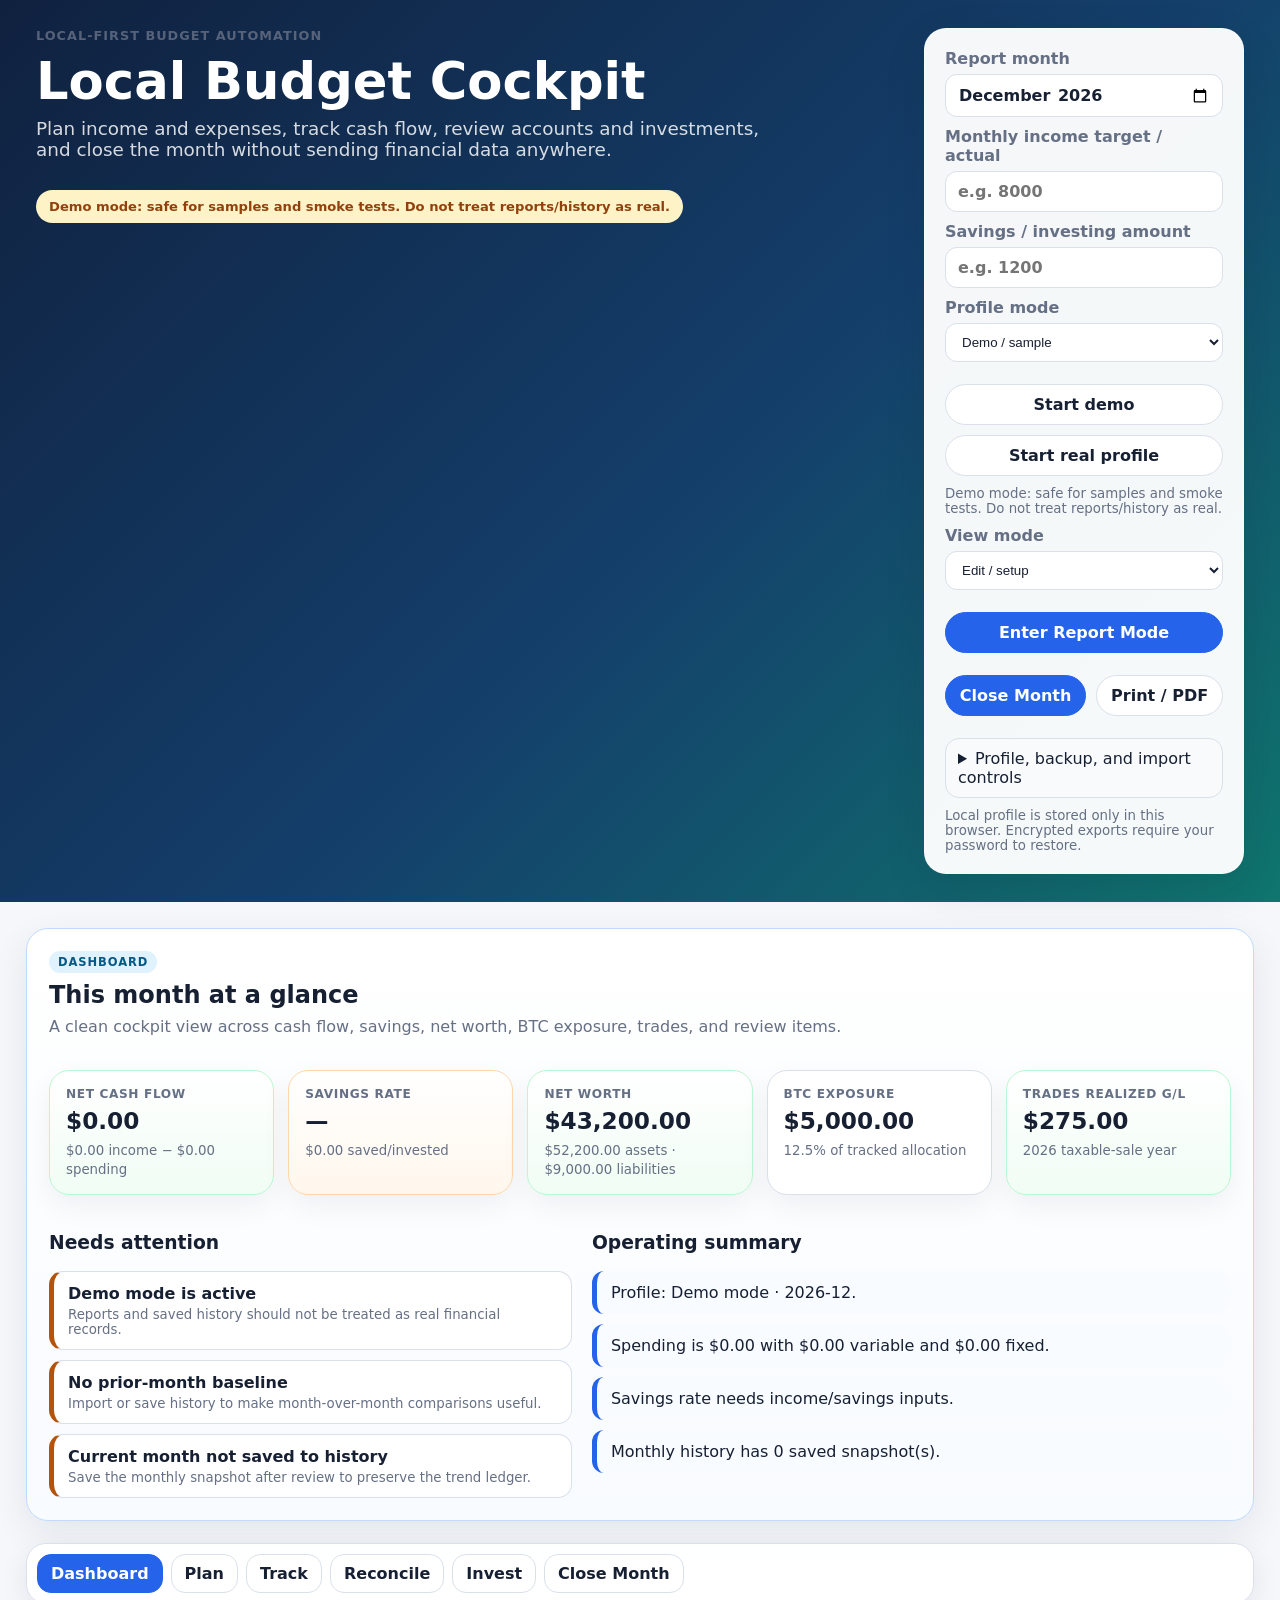
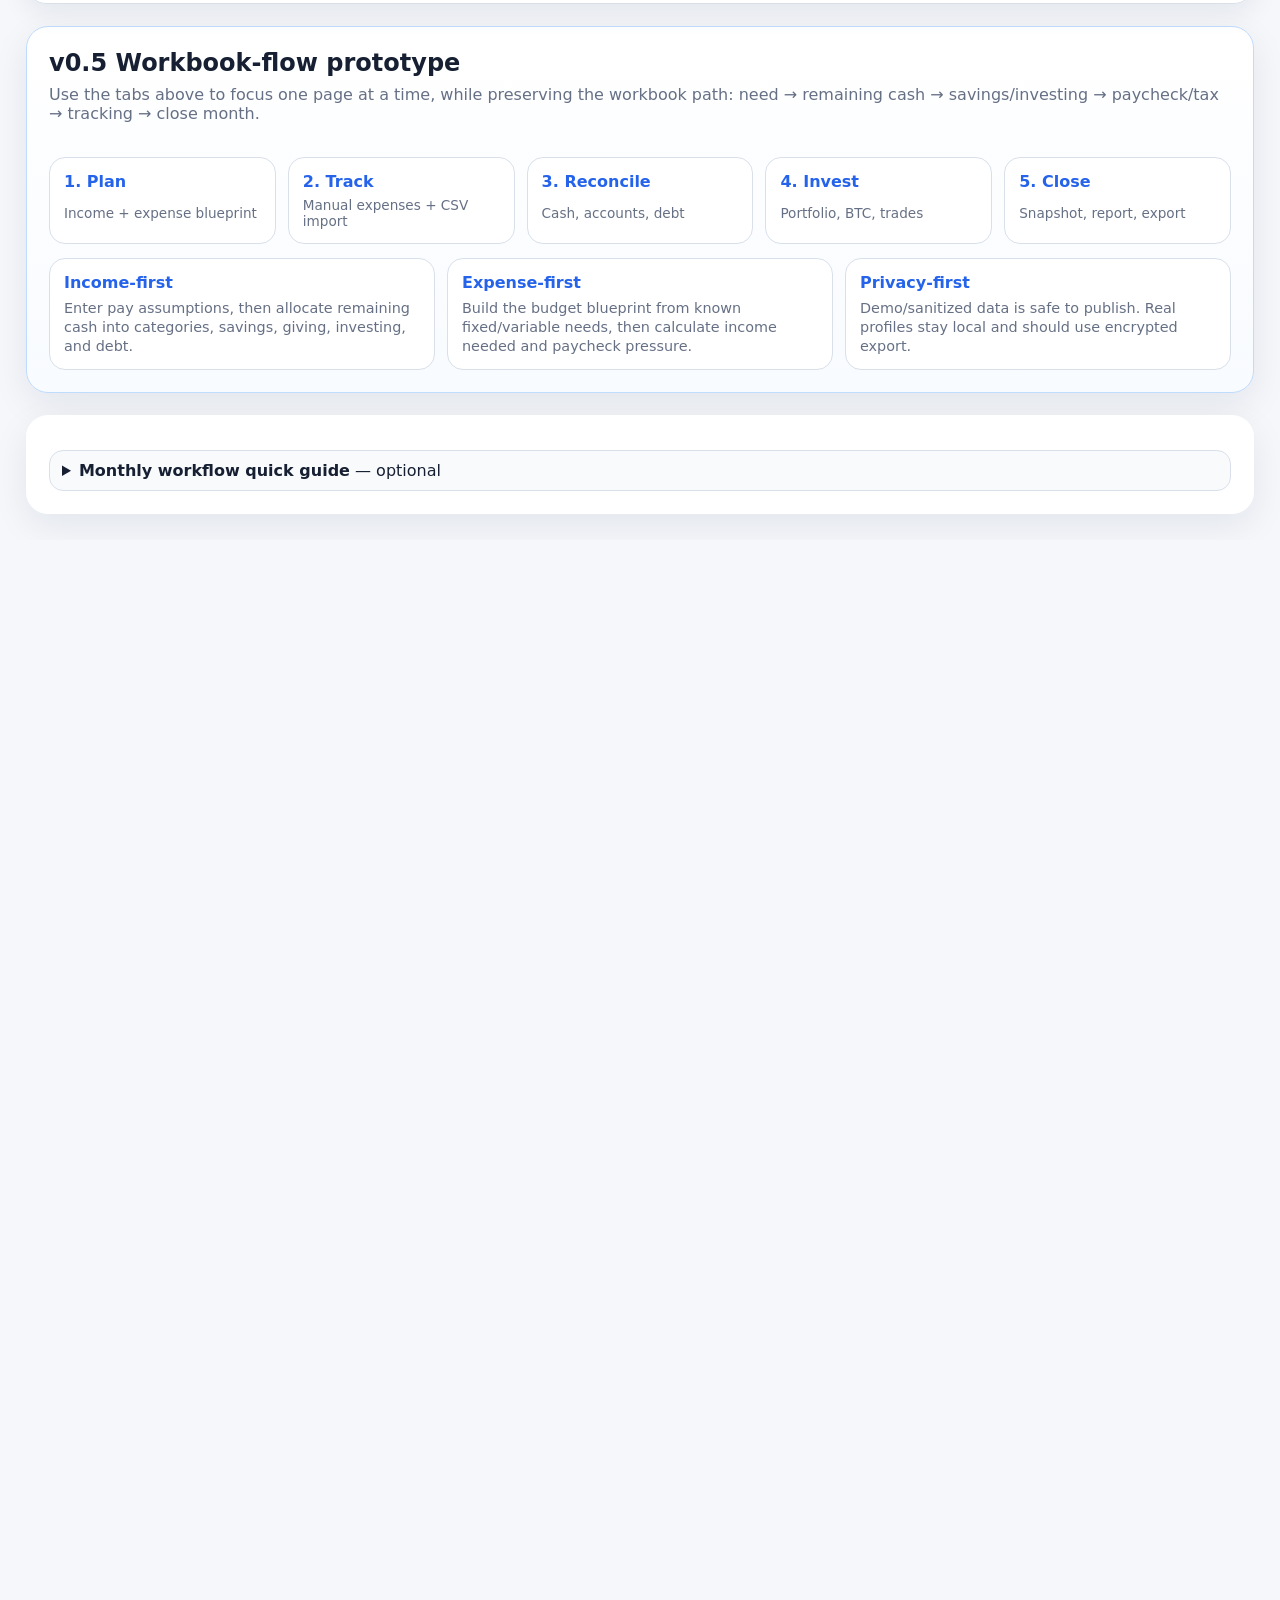
<file: index.html>
<!doctype html>
<meta charset="utf-8" />
<meta name="viewport" content="width=device-width, initial-scale=1" />
<title>Personal Budget Automation Preview</title>
<meta http-equiv="refresh" content="0; url=./app/" />
<a href="./app/">Open the Personal Budget Automation preview</a>
</file>
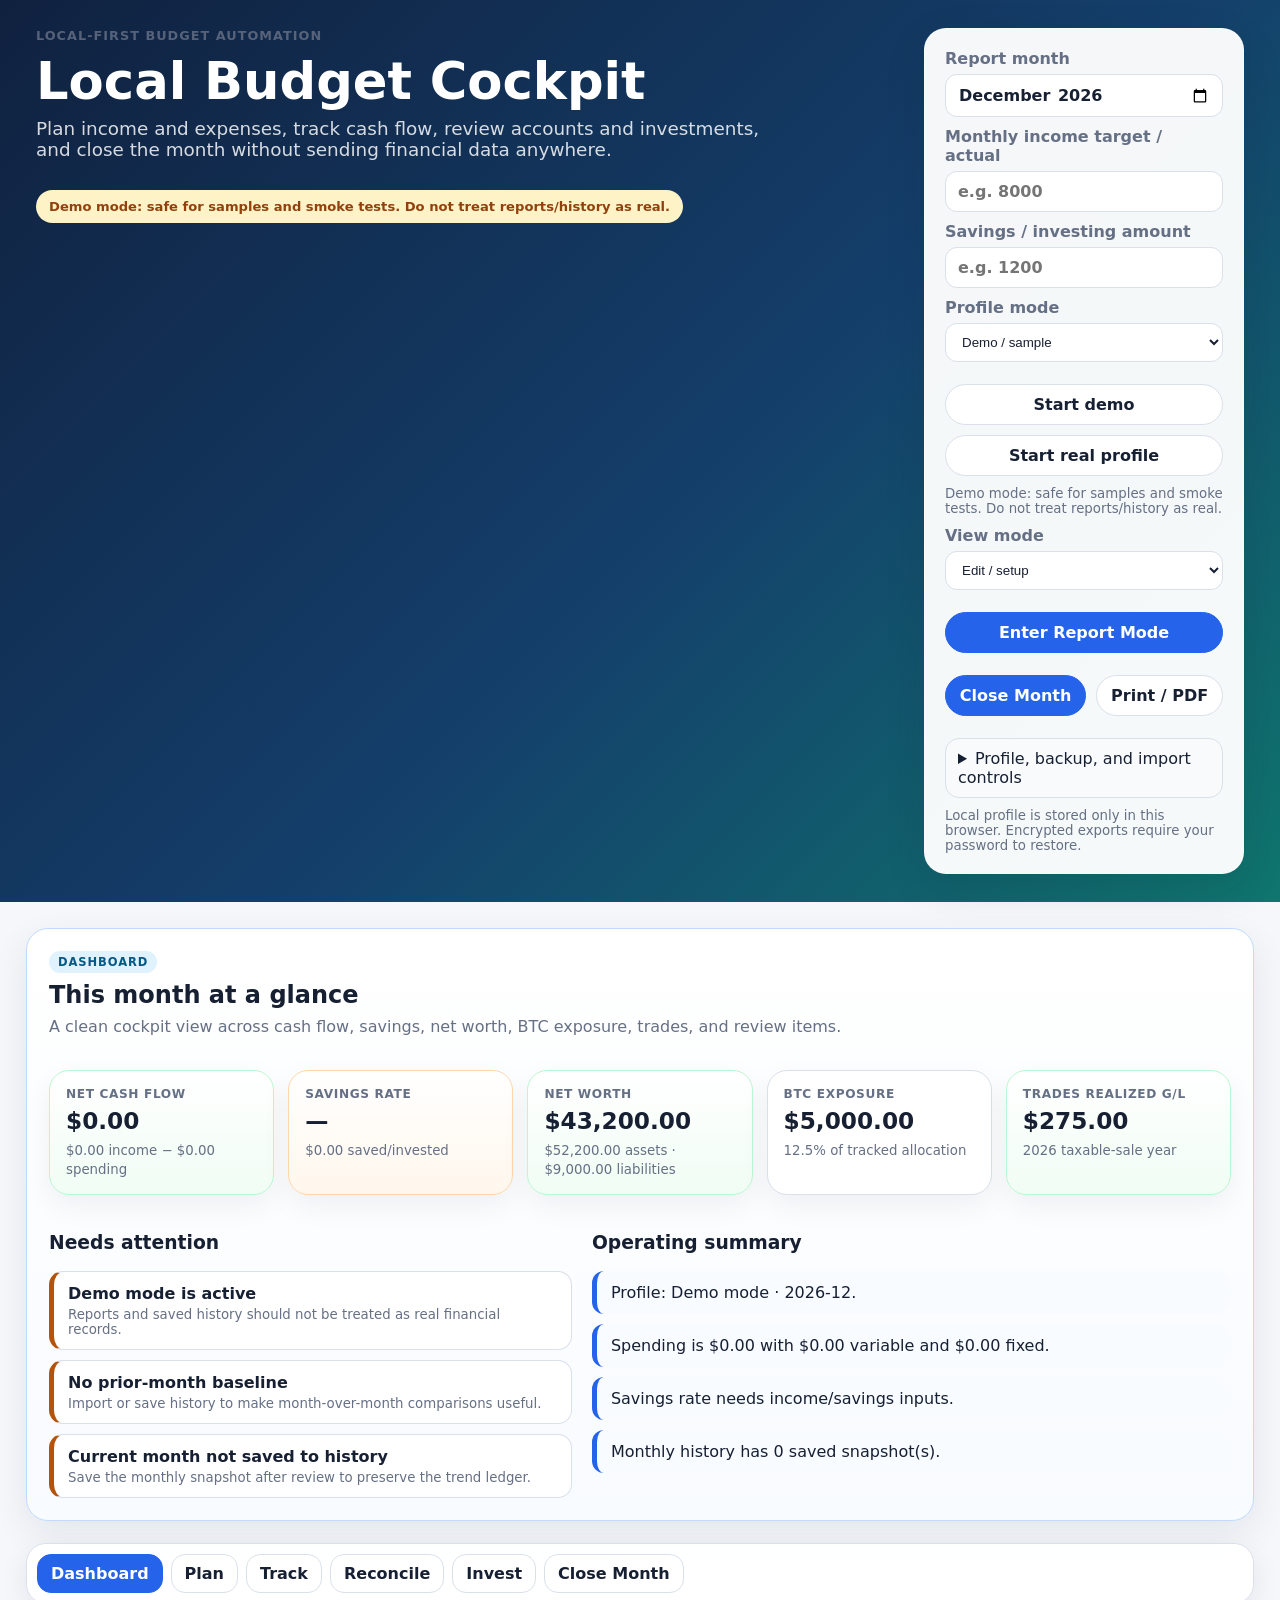
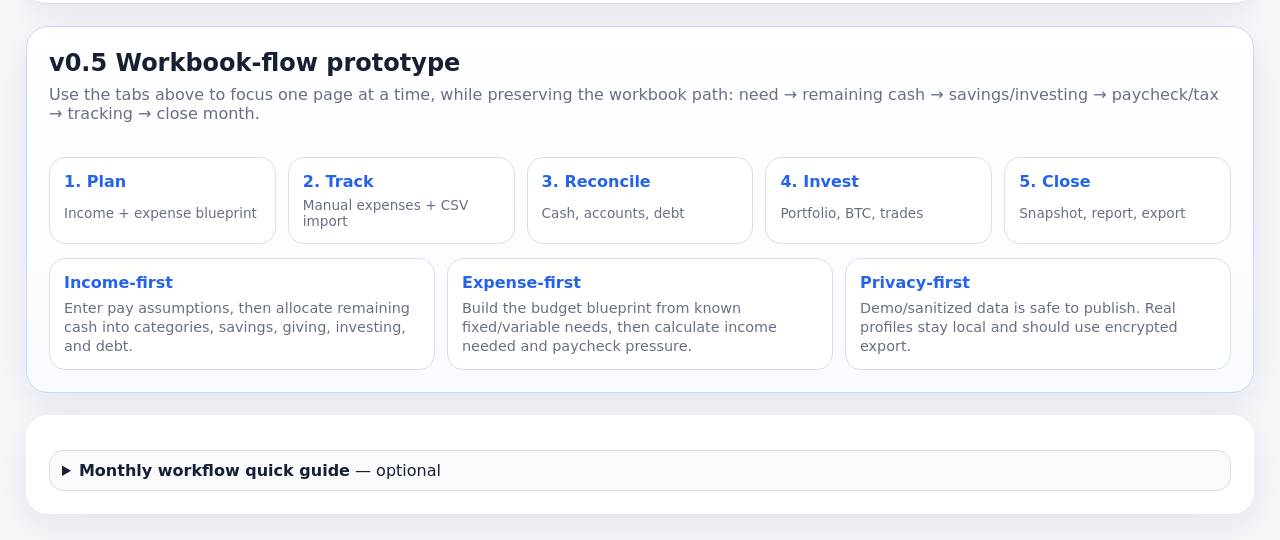
<file: app/index.html>
<!doctype html>
<html lang="en">
<head>
  <meta charset="utf-8" />
  <meta name="viewport" content="width=device-width, initial-scale=1" />
  <title>Local Budget Cockpit</title>
  <link rel="stylesheet" href="./styles.css" />
</head>
<body>
  <header class="hero">
    <div>
      <p class="eyebrow">Local-first budget automation</p>
      <h1>Local Budget Cockpit</h1>
      <p class="lede">Plan income and expenses, track cash flow, review accounts and investments, and close the month without sending financial data anywhere.</p>
      <div id="profileModeBanner" class="mode-banner demo">Demo mode · sample data only</div>
    </div>
    <div class="hero-card">
      <label>Report month
        <input id="reportMonth" type="month" />
      </label>
      <label>Monthly income target / actual
        <input id="incomeInput" type="number" step="0.01" placeholder="e.g. 8000" />
      </label>
      <label>Savings / investing amount
        <input id="savingsInput" type="number" step="0.01" placeholder="e.g. 1200" />
      </label>
      <label>Profile mode
        <select id="profileModeSelect">
          <option value="demo">Demo / sample</option>
          <option value="real">Real profile</option>
        </select>
      </label>
      <div class="button-row persistence-actions">
        <button id="startDemoProfile">Start demo</button>
        <button id="startRealProfile">Start real profile</button>
      </div>
      <small id="profileModeHint" class="save-status">Demo mode is for sample data and smoke tests.</small>
      <label>View mode
        <select id="viewModeSelect">
          <option value="edit">Edit / setup</option>
          <option value="report">Report / presentation</option>
        </select>
      </label>
      <div class="button-row persistence-actions">
        <button id="enterReportMode" class="primary">Enter Report Mode</button>
        <button id="enterEditMode">Return to Edit</button>
      </div>
      <div class="button-row persistence-actions">
        <button id="closeMonth" class="primary">Close Month</button>
        <button id="printReport">Print / PDF</button>
      </div>
      <details class="hero-advanced">
        <summary>Profile, backup, and import controls</summary>
        <div class="button-row persistence-actions">
          <button id="saveLocal">Save local</button>
          <button id="loadLocal">Load local</button>
          <button id="exportProfile">Export profile</button>
        </div>
        <label>Profile encryption password
          <input id="profilePassword" type="password" autocomplete="new-password" placeholder="for encrypted export/import" />
        </label>
        <div class="button-row persistence-actions">
          <button id="exportEncryptedProfile">Export encrypted</button>
        </div>
        <label class="compact-file">Import profile JSON or encrypted profile
          <input id="importProfile" type="file" accept="application/json,.json,.encjson" />
        </label>
      </details>
      <small id="saveStatus" class="save-status">Local profile is stored only in this browser. Encrypted exports require your password to restore.</small>
    </div>
  </header>

  <main>
    <section class="panel dashboard-panel page-section" data-page="dashboard">
      <div class="section-head">
        <div>
          <p class="section-tag">Dashboard</p>
          <h2>This month at a glance</h2>
          <p>A clean cockpit view across cash flow, savings, net worth, BTC exposure, trades, and review items.</p>
        </div>
      </div>
      <div id="dashboardMetrics" class="dashboard-metrics"></div>
      <div class="dashboard-grid">
        <div>
          <h3>Needs attention</h3>
          <div id="attentionList" class="attention-list"></div>
        </div>
        <div>
          <h3>Operating summary</h3>
          <div id="operatingSummary" class="summary compact-summary"></div>
        </div>
      </div>
    </section>

    <nav class="page-tabs edit-only" aria-label="Budget workflow pages">
      <button class="active" data-page-tab="dashboard">Dashboard</button>
      <button data-page-tab="plan">Plan</button>
      <button data-page-tab="track">Track</button>
      <button data-page-tab="reconcile">Reconcile</button>
      <button data-page-tab="invest">Invest</button>
      <button data-page-tab="close">Close Month</button>
    </nav>

    <section id="reportModeIntro" class="panel report-only">
      <div class="section-head">
        <div>
          <p class="section-tag">Report Mode</p>
          <h2>Monthly report view</h2>
          <p>This view hides setup controls and focuses on the dashboard, snapshot, charts, history, category review, and summary panels for printing or PDF export.</p>
        </div>
        <button id="reportReturnToEdit">Return to Edit Mode</button>
      </div>
    </section>

    <section class="panel workflow-overview edit-only page-section" data-page="dashboard">
      <div class="section-head">
        <div>
          <h2>v0.5 Workbook-flow prototype</h2>
          <p>Use the tabs above to focus one page at a time, while preserving the workbook path: need → remaining cash → savings/investing → paycheck/tax → tracking → close month.</p>
        </div>
      </div>
      <div class="workflow-steps workbook-flow-nav">
        <a href="#plan-workflow"><strong>1. Plan</strong><span>Income + expense blueprint</span></a>
        <a href="#track-workflow"><strong>2. Track</strong><span>Manual expenses + CSV import</span></a>
        <a href="#review-workflow"><strong>3. Reconcile</strong><span>Cash, accounts, debt</span></a>
        <a href="#invest-workflow"><strong>4. Invest</strong><span>Portfolio, BTC, trades</span></a>
        <a href="#report-workflow"><strong>5. Close</strong><span>Snapshot, report, export</span></a>
      </div>
      <div class="flow-callouts">
        <article><strong>Income-first</strong><span>Enter pay assumptions, then allocate remaining cash into categories, savings, giving, investing, and debt.</span></article>
        <article><strong>Expense-first</strong><span>Build the budget blueprint from known fixed/variable needs, then calculate income needed and paycheck pressure.</span></article>
        <article><strong>Privacy-first</strong><span>Demo/sanitized data is safe to publish. Real profiles stay local and should use encrypted export.</span></article>
      </div>
    </section>

    <section class="panel edit-only page-section" data-page="dashboard">
      <details>
        <summary><strong>Monthly workflow quick guide</strong> — optional</summary>
        <ol>
          <li>Select the report month.</li>
          <li>Import bank/card CSVs using the closest preset.</li>
          <li>Review uncategorized transactions and assign class/category.</li>
          <li>Update category targets and debt payoff inputs if needed.</li>
          <li>Import last month’s snapshot/profile for comparisons.</li>
          <li>Generate PDF / Print, then export profile and monthly snapshot privately.</li>
        </ol>
        <p>Keep real CSVs, profiles, and PDFs private. Do not commit them to git.</p>
      </details>
    </section>

        <section id="plan-workflow" class="panel workflow-section edit-only page-section" data-page="plan">
      <div class="section-head">
        <div>
          <p class="section-tag">Plan</p>
          <h2>1. Income → deductions → monthly available</h2>
          <p>Start with household income sources, move through paycheck deductions/tax withholding, then compare estimated monthly net income against the Budget Blueprint.</p>
        </div>
      </div>
      <div class="income-workflow-grid">
        <section class="income-card">
          <h3>Income sources</h3>
          <p>Gross income assumptions. Keep these simple first; use the advanced workbook JSON only when you need parity/debug detail.</p>
          <div class="mini-grid">
            <label>Primary gross annual
              <input id="planPrimaryGrossAnnual" type="number" step="0.01" />
            </label>
            <label>Primary net biweekly base
              <input id="planPrimaryNetBiweeklyBase" type="number" step="0.01" />
            </label>
            <label>Primary net adjustment
              <input id="planPrimaryNetAdjustment" type="number" step="0.01" />
            </label>
            <label>Spouse hourly rate
              <input id="planSpouseHourlyRate" type="number" step="0.01" />
            </label>
            <label>Spouse net biweekly
              <input id="planSpouseNetBiweekly" type="number" step="0.01" />
            </label>
            <label>Paychecks/year
              <input id="planPaychecksPerYear" type="number" step="0.01" />
            </label>
          </div>
        </section>
        <section class="income-card">
          <h3>Monthly need + paycheck allocation</h3>
          <p>The Blueprint should drive monthly need. These fields remain editable for workbook parity and scenario testing.</p>
          <div class="mini-grid">
            <label>Fixed recurring total
              <input id="planFixedRecurringTotal" type="number" step="0.01" />
            </label>
            <label>Funds total
              <input id="planFundsTotal" type="number" step="0.01" />
            </label>
            <label>Net basic paycheck total
              <input id="planNetBasicPayTotal" type="number" step="0.01" />
            </label>
          </div>
          <details open>
            <summary>Paycheck/category allocation rows</summary>
            <p>Format: <code>Category,Percent,Include in allocated total?</code>. Percent may be decimal or percent form.</p>
            <textarea id="planningAllocationsInput" rows="8" spellcheck="false"></textarea>
          </details>
        </section>
        <section class="income-card advanced-tax-card">
          <h3>Advanced tax + deductions worksheet</h3>
          <p>Use this as the tax/deductions work area: gross wages, pre-tax deductions, credits/paid withholding, and target withholding pressure.</p>
          <div class="tax-worksheet-grid">
            <label>Estimated tax before credits
              <input id="planTaxBeforeCredits" type="number" step="0.01" />
            </label>
            <label>Tax credits / already paid
              <input id="planTaxCreditsOrPaid" type="number" step="0.01" />
            </label>
            <label>Gross per paycheck
              <input id="payGrossInput" type="number" step="0.01" placeholder="e.g. 3000" />
            </label>
            <label>Paychecks/year
              <input id="paychecksInput" type="number" step="1" value="24" />
            </label>
            <label>Pre-tax deductions / paycheck
              <input id="payPretaxInput" type="number" step="0.01" placeholder="retirement, HSA, insurance" />
            </label>
            <label>Post-tax deductions / paycheck
              <input id="payPosttaxInput" type="number" step="0.01" placeholder="Roth, other after-tax" />
            </label>
            <label>Estimated tax rate
              <input id="payTaxRateInput" type="number" step="0.001" placeholder="e.g. 0.22" />
            </label>
            <label>Extra withholding / paycheck
              <input id="payExtraWithholdingInput" type="number" step="0.01" placeholder="e.g. 250" />
            </label>
          </div>
          <div class="button-row">
            <button id="applyPaycheck">Refresh paycheck/tax summary</button>
            <button id="exportPaycheck">Export paycheck plan CSV</button>
          </div>
          <p class="save-status">Next pass can split this into named deduction rows, but this now belongs with income instead of being stranded lower in the page.</p>
        </section>
        <section class="income-card income-summary-card">
          <h3>Planning Summary</h3>
          <div id="planningSpineSummary" class="blueprint-summary"></div>
          <h3>Paycheck allocation review</h3>
          <div id="planningAllocationTable" class="table-wrap"></div>
          <h3>Paycheck / withholding summary</h3>
          <div id="paycheckSummary" class="blueprint-summary"></div>
        </section>
      </div>
      <details>
        <summary>Advanced workbook parity JSON</summary>
        <textarea id="planningAssumptionsInput" rows="14" spellcheck="false"></textarea>
      </details>
      <div class="button-row">
        <button id="applyPlanningSpine">Refresh planning spine</button>
        <button id="resetPlanningSpine">Reset demo assumptions</button>
        <button id="exportPlanningSpine">Export planning spine CSV</button>
      </div>
      <small id="planningStatus" class="save-status">Planning assumptions are local to this browser/profile.</small>
    </section>

    <section id="blueprint-workflow" class="panel workflow-section page-section blueprint-workflow-panel" data-page="plan">
      <div>
        <p class="section-tag">Plan</p>
        <h2>2. Budget Blueprint worksheet</h2>
        <p>The blueprint is the source of truth. Categories contain subcategory clumps; subcategories contain freely addable items. Monthly and yearly amounts sync both directions.</p>
        <div class="blueprint-layout">
          <aside class="blueprint-sidebar">
            <label>Blueprint monthly income
              <input id="blueprintIncomeInput" type="number" step="0.01" placeholder="e.g. 8000" />
            </label>
            <h3>Blueprint Summary</h3>
            <div id="blueprintSummary" class="blueprint-summary"></div>
          </aside>
          <div>
            <div id="blueprintEditor" class="blueprint-editor-shell"></div>
            <div class="button-row">
              <button id="addBlueprintRow">Add category / item</button>
              <button id="applyBlueprint">Apply blueprint targets</button>
              <button id="exportBlueprint">Export blueprint CSV</button>
            </div>
          </div>
        </div>
        <details>
          <summary>Advanced CSV editor</summary>
          <textarea id="blueprintInput" rows="10" spellcheck="false">Housing,Rent,Rent or mortgage,fixed,1600,19200,monthly,need
Utilities,Power,Electric bill,fixed,140,1680,monthly,need
Food,Groceries,Weekly groceries,variable,650,7800,weekly,need
Transportation,Fuel,Gas and charging,variable,220,2640,monthly,need
Giving,Charity,Recurring giving,giving,5%,,monthly,giving
Savings,Emergency Fund,Emergency savings,savings,500,6000,monthly,savings
Investing,Retirement,Retirement contribution,savings,900,10800,monthly,invest
Debt,Student Loan,Extra principal,debt,250,3000,monthly,debt</textarea>
        </details>
        <p class="save-status">CSV format: <code>Category,Subcategory,Item,Class,Monthly,Yearly,Frequency,Priority</code>. Optional percent form: <code>Giving,Charity,Recurring giving,giving,5%,,monthly,giving</code>.</p>
      </div>
    </section>

    <section id="track-workflow" class="panel grid two workflow-section page-section" data-page="track">
      <div>
        <p class="section-tag">Track</p>
        <h2>3. Track expenses: manual entry or CSV import</h2>
        <p>Use manual entry for one-off expenses, or upload bank/card CSVs when available. Columns are auto-detected when possible.</p>
        <div class="manual-entry-card">
          <h3>Manual transaction</h3>
          <div class="mini-grid">
            <label>Date optional <input id="manualTxDate" type="date" /></label>
            <label>Description <input id="manualTxDescription" type="text" placeholder="e.g. Grocery run" /></label>
            <label>Amount <input id="manualTxAmount" type="number" step="0.01" placeholder="expense positive or negative" /></label>
            <label>Category <input id="manualTxCategory" type="text" placeholder="e.g. Groceries" /></label>
            <label>Subcategory <input id="manualTxSubcategory" type="text" placeholder="optional" /></label>
            <label>Class
              <select id="manualTxClass">
                <option value="variable">Variable expense</option>
                <option value="fixed">Fixed expense</option>
                <option value="giving">Giving</option>
                <option value="savings">Savings/investing</option>
                <option value="debt">Debt</option>
                <option value="income">Income</option>
                <option value="transfer">Transfer</option>
              </select>
            </label>
          </div>
          <div class="button-row"><button id="addManualTransaction" class="primary">Add manual transaction</button></div>
          <small id="manualTxStatus" class="save-status">Manual entries stay local in this browser/profile.</small>
        </div>
        <label>Import preset
          <select id="importPreset">
            <option value="auto">Auto-detect / generic</option>
            <option value="chase_checking">Chase-style checking/card</option>
            <option value="amex">Amex-style card</option>
            <option value="capital_one">Capital One-style card</option>
            <option value="apple_card">Apple Card-style export</option>
          </select>
        </label>
        <input id="transactionFiles" type="file" accept=".csv,text/csv" multiple />
        <div id="importReview" class="import-review"></div>
        <details>
          <summary>Expected/recognized columns</summary>
          <p><code>date</code>, <code>transaction_date</code>, <code>posted_date</code>, <code>post_date</code>, <code>description</code>, <code>memo</code>, <code>name</code>, <code>payee</code>, <code>amount</code>, <code>debit</code>, <code>credit</code>, <code>account</code>, <code>institution</code></p>
        </details>
      </div>
      <div>
        <h2>4. Categorization rules</h2>
        <p>Rules can auto-map merchants to your blueprint categories, but they stay tucked away unless you need them.</p>
        <input id="rulesFile" type="file" accept=".csv,text/csv" />
        <button id="loadSampleRules">Load sample rules</button>
        <details>
          <summary>Advanced rule format</summary>
          <p><code>priority, match_type, pattern, category, subcategory, class, direction_hint, account_hint, active</code></p>
        </details>
      </div>
    </section>

    <section class="panel grid two workflow-section page-section" data-page="plan">
      <div>
        <p class="section-tag">Plan · Auto-derived</p>
        <h2>5. Monthly targets from blueprint</h2>
        <p>Targets now derive from the Budget Blueprint by default. Edit here only when you need a temporary monthly override.</p>
        <div id="targetsEditor" class="table-wrap editor-table"></div>
        <div class="button-row">
          <button id="addTargetRow">Add target</button>
          <button id="applyTargets">Apply targets</button>
          <button id="exportTargets">Export targets CSV</button>
        </div>
        <details>
          <summary>Advanced CSV editor</summary>
          <textarea id="targetsInput" rows="8" spellcheck="false">Food,650
Transportation,220
Utilities,140
Savings,500
Investing,900</textarea>
        </details>
      </div>
      <div>
        <h2>Target source</h2>
        <p>The app uses blueprint-derived targets unless you edit this table. This keeps the budget plan and review/report sections aligned.</p>
        <p>Override format: <code>Category,Monthly target</code></p>
      </div>
    </section>

    <section class="panel grid two workflow-section page-section" data-page="close">
      <div>
        <p class="section-tag">Import</p>
        <h2>6. Prior-month baseline</h2>
        <p>Optional: enter last month’s totals to generate month-over-month comparisons.</p>
        <div class="mini-grid">
          <label>Prior spending
            <input id="priorSpendingInput" type="number" step="0.01" placeholder="e.g. 4200" />
          </label>
          <label>Prior income
            <input id="priorIncomeInput" type="number" step="0.01" placeholder="e.g. 8000" />
          </label>
          <label>Prior savings / investing
            <input id="priorSavingsInput" type="number" step="0.01" placeholder="e.g. 1200" />
          </label>
          <label>Prior debt payoff
            <input id="priorDebtInput" type="number" step="0.01" placeholder="optional" />
          </label>
        </div>
        <div class="button-row">
          <button id="exportSnapshot">Export monthly snapshot CSV</button>
        </div>
        <label class="compact-file">Import prior profile JSON or monthly snapshot CSV
          <input id="importPriorBaseline" type="file" accept=".json,.csv,application/json,text/csv" />
        </label>
        <small id="priorImportStatus" class="save-status">Optional baseline import for comparison.</small>
      </div>
      <div>
        <h2>Comparison summary</h2>
        <p>The report will automatically generate lines like:</p>
        <p><code>Spending was up 8% vs last month.</code></p>
        <p><code>Savings rate improved from 15% to 18%.</code></p>
        <p>Later we can auto-fill this by importing last month’s saved profile or snapshot CSV.</p>
      </div>
    </section>

    <section id="review-workflow" class="panel workflow-section edit-only page-section" data-page="reconcile">
      <div class="section-head">
        <div>
          <p class="section-tag">Review</p>
          <h2>6. Cash + expenses reconciliation</h2>
          <p>Workbook-parity reconciliation of paycheck inflows, expense actuals, account/category diffs, and liquid cash balances.</p>
        </div>
        <div class="button-row">
          <button id="deriveCashExpenses">Derive from live data</button>
          <button id="resetCashExpenses">Reset demo assumptions</button>
          <button id="exportCashExpenses">Export reconciliation CSV</button>
        </div>
      </div>
      <details>
        <summary>Cash/Expenses assumptions JSON</summary>
        <textarea id="cashExpensesAssumptionsInput" rows="12" spellcheck="false"></textarea>
        <small id="cashExpensesStatus" class="save-status">Cash/Expenses assumptions are local to this browser/profile.</small>
      </details>
      <div id="cashExpensesSourceBadge" class="source-badge">Workbook baseline</div>
      <div id="cashExpensesSummary" class="metrics"></div>
      <div id="cashExpensesTable" class="table-wrap"></div>
    </section>

    <section class="panel grid two workflow-section edit-only page-section" data-page="reconcile">
      <div>
        <p class="section-tag">Review</p>
        <h2>7. Cash / accounts ledger</h2>
        <p>Track liquid balances and account allocation, similar to the spreadsheet cash tracker.</p>
        <div id="accountsEditor" class="table-wrap editor-table"></div>
        <div class="button-row">
          <button id="addAccountRow">Add account</button>
          <button id="applyAccounts">Apply accounts</button>
          <button id="exportAccounts">Export accounts CSV</button>
        </div>
        <details>
          <summary>Advanced CSV editor</summary>
          <textarea id="accountsInput" rows="8" spellcheck="false">Checking,checking,4200,Operating
Emergency Fund,savings,8000,Emergency/Savings
Cash,cash,100,Cash</textarea>
        </details>
      </div>
      <div>
        <h2>Cash Summary</h2>
        <p>Format: <code>Account,Type,Balance,Bucket</code></p>
        <div id="cashSummary" class="blueprint-summary"></div>
      </div>
    </section>

    <section id="invest-workflow" class="panel workflow-section report-summary-section page-section" data-page="invest">
      <div class="section-head">
        <div>
          <p class="section-tag">Review</p>
          <h2>8. Portfolio / BTC tracker</h2>
          <p>Workbook-parity investment/BTC tracking using explicit market assumptions. Next iteration should expand this into full portfolio allocation and rebalancing. Tracking only — not financial advice.</p>
        </div>
        <div class="button-row">
          <button id="resetInvestingBtc">Reset demo assumptions</button>
          <button id="exportInvestingBtc">Export Investing/BTC CSV</button>
        </div>
      </div>
      <details>
        <summary>Investing/BTC assumptions JSON</summary>
        <textarea id="investingBtcAssumptionsInput" rows="12" spellcheck="false"></textarea>
        <small id="investingBtcStatus" class="save-status">Investing/BTC assumptions are local tracking inputs, not market advice.</small>
      </details>
      <div class="source-badge manual">Tracking only · not financial advice</div>
      <div id="investingBtcSummary" class="metrics"></div>
      <div id="investingBtcTable" class="table-wrap"></div>
    </section>

    <section class="panel grid two workflow-section report-summary-section page-section" data-page="invest">
      <div>
        <p class="section-tag">Review</p>
        <h2>9. Taxable trades</h2>
        <p>Track taxable sales, realized gains/losses, and annual capital-loss summary. Tax tracking only — not tax advice.</p>
        <div id="tradesEditor" class="table-wrap editor-table"></div>
        <div class="button-row">
          <button id="addTradeRow">Add trade</button>
          <button id="resetTrades">Reset demo assumptions</button>
          <button id="exportTrades">Export trades CSV</button>
        </div>
        <details>
          <summary>Advanced CSV editor</summary>
          <textarea id="tradesInput" rows="9" spellcheck="false">Year,DateSerial,Asset,Shares,Avg Share $,Cost Basis,Execute Price,Proceeds,Net G/L
2026,45670,DEMO,10,100,1000,120,1200,200
2026,45700,FUND,5,80,400,75,375,-25
2026,45720,BTC,0.01,50000,500,60000,600,100</textarea>
        </details>
      </div>
      <div>
        <h2>Trades Summary</h2>
        <p>Format: <code>Year,DateSerial,Asset,Shares,Avg Share $,Cost Basis,Execute Price,Proceeds,Net G/L</code></p>
        <div id="tradesSummary" class="blueprint-summary"></div>
      </div>
    </section>

    <section class="panel grid two workflow-section report-summary-section page-section" data-page="invest">
      <div>
        <p class="section-tag">Review</p>
        <h2>10. Net worth + allocation snapshot</h2>
        <p>Track assets, liabilities, BTC exposure, and net worth.</p>
        <div id="netWorthEditor" class="table-wrap editor-table"></div>
        <div class="button-row">
          <button id="addNetWorthRow">Add net worth row</button>
          <button id="applyNetWorth">Apply net worth</button>
          <button id="exportNetWorth">Export net worth CSV</button>
        </div>
        <details>
          <summary>Advanced CSV editor</summary>
          <textarea id="netWorthInput" rows="9" spellcheck="false">Checking,asset,cash,4200,no
Emergency Fund,asset,cash,8000,no
Retirement,asset,investing,35000,no
BTC,asset,btc,5000,yes
Student Loan,liability,debt,9000,no</textarea>
        </details>
      </div>
      <div>
        <h2>Net Worth Summary</h2>
        <p>Format: <code>Name,Kind,Class,Value,BTC?</code></p>
        <div id="netWorthSummary" class="blueprint-summary"></div>
      </div>
    </section>

    
    <section class="panel grid two workflow-section edit-only page-section" data-page="reconcile">
      <div>
        <p class="section-tag">Review</p>
        <h2>12. Debt payoff tracker</h2>
        <p>Optional: track whether payoff progress is ahead or behind plan.</p>
        <div class="mini-grid">
          <label>Starting debt balance
            <input id="debtStartInput" type="number" step="0.01" placeholder="e.g. 9000" />
          </label>
          <label>Current debt balance
            <input id="debtCurrentInput" type="number" step="0.01" placeholder="e.g. 6000" />
          </label>
          <label>Planned payoff this month
            <input id="debtPlannedInput" type="number" step="0.01" placeholder="e.g. 300" />
          </label>
          <label>Actual payoff this month
            <input id="debtActualInput" type="number" step="0.01" placeholder="e.g. 350" />
          </label>
        </div>
      </div>
      <div>
        <h2>Debt report language</h2>
        <p>When filled in, the report can say:</p>
        <p><code>Debt payoff is ahead of plan by $150 this month.</code></p>
        <p><code>Total debt is down 21.7% from the starting balance.</code></p>
      </div>
    </section>

    <section id="report-workflow" class="panel workflow-section page-section" data-page="close">
      <div class="section-head">
        <div>
          <p class="section-tag">Report</p>
          <h2>Monthly Snapshot</h2>
          <p id="snapshotSubtitle">Import transactions to generate a snapshot.</p>
        </div>
        <button id="exportNormalized">Export normalized CSV</button>
      </div>
      <div id="metrics" class="metrics"></div>
      <div id="summary" class="summary"></div>
    </section>

    <section class="panel page-section" data-page="close">
      <div class="section-head">
        <div>
          <h2>Charts</h2>
          <p>Simple report-friendly visuals for spending mix and top categories.</p>
        </div>
      </div>
      <div class="chart-grid">
        <div>
          <h3>Top spending categories</h3>
          <div id="categoryChart" class="bar-chart"></div>
        </div>
        <div>
          <h3>Fixed vs variable</h3>
          <div id="mixChart" class="mix-chart"></div>
        </div>
      </div>
    </section>

    <section class="panel page-section" data-page="close">
      <div class="section-head">
        <div>
          <h2>Monthly Snapshot History</h2>
          <p>Save each month into a private local ledger, then watch spending, savings rate, net worth, and BTC exposure over time.</p>
        </div>
        <div class="button-row">
          <button id="saveSnapshotHistory">Save current month</button>
          <button id="exportSnapshotHistory">Export history CSV</button>
        </div>
      </div>
      <small id="snapshotHistoryStatus" class="save-status">No saved monthly snapshots yet.</small>
      <div id="trendChart" class="trend-grid"></div>
      <div id="snapshotLedgerTable" class="table-wrap"></div>
    </section>

    <section class="panel page-section" data-page="close">
      <div class="section-head">
        <div>
          <h2>Category Review</h2>
          <p>Totals by assigned category, compared with monthly targets when available.</p>
        </div>
      </div>
      <div id="categoryTable"></div>
    </section>

    <section class="panel edit-only page-section" data-page="track">
      <div class="section-head">
        <div>
          <h2>Uncategorized Review</h2>
          <p>Assign categories to unmatched transactions before generating the final report.</p>
        </div>
      </div>
      <div id="reviewTable" class="table-wrap"></div>
    </section>

    <section id="export-workflow" class="panel workflow-section edit-only page-section" data-page="close">
      <div class="section-head">
        <div>
          <p class="section-tag">Export</p>
          <h2>Google Sheets Exports</h2>
          <p>Download clean CSVs named for companion Google Sheets tabs.</p>
        </div>
      </div>
      <div class="button-row sheets-actions">
        <button id="exportSheetsTransactions">Export Transactions Import CSV</button>
        <button id="exportSheetsRules">Export Categories Rules CSV</button>
        <button id="exportSheetsSnapshot">Export Monthly Snapshot CSV</button>
        <button id="exportSheetsReadme">Export Sheets README</button>
      </div>
    </section>

    <section class="panel edit-only page-section" data-page="track">
      <div class="section-head">
        <div>
          <h2>Unified Transaction Ledger</h2>
          <p>Manual and imported transactions land here together. Use source/review status to tell them apart.</p>
        </div>
      </div>
      <div class="table-wrap"><table id="transactionsTable"></table></div>
    </section>
  </main>

  <template id="metricTemplate">
    <article class="metric"><span></span><strong></strong><small></small></article>
  </template>

  <script src="./planning-engine.js"></script>
  <script src="./cash-expenses-engine.js"></script>
  <script src="./investing-btc-engine.js"></script>
  <script src="./trades-engine.js"></script>
  <script src="./app.js"></script>
</body>
</html>
</file>
<file: app/styles.css>
:root {
  color-scheme: light;
  --bg: #f5f7fb;
  --panel: #ffffff;
  --ink: #172033;
  --muted: #667085;
  --line: #d9e0ea;
  --accent: #2563eb;
  --accent-2: #0f766e;
  --warn: #b45309;
  --bad: #b91c1c;
  --good: #047857;
  font-family: Inter, ui-sans-serif, system-ui, -apple-system, BlinkMacSystemFont, "Segoe UI", sans-serif;
}
* { box-sizing: border-box; }
body { margin: 0; background: var(--bg); color: var(--ink); }
.hero { display: grid; grid-template-columns: minmax(0, 1fr) 360px; gap: 24px; padding: 40px; background: linear-gradient(135deg, #10213f, #143f6b 55%, #0f766e); color: white; }
.eyebrow { text-transform: uppercase; letter-spacing: .08em; font-size: .8rem; opacity: .82; font-weight: 800; }
h1 { font-size: clamp(2rem, 4vw, 4rem); margin: 0 0 12px; line-height: .98; }
h2 { margin: 0 0 8px; }
.lede { max-width: 760px; font-size: 1.15rem; opacity: .9; }
.hero-card, .panel { background: rgba(255,255,255,.96); color: var(--ink); border: 1px solid rgba(255,255,255,.35); border-radius: 22px; box-shadow: 0 24px 70px rgba(15, 23, 42, .14); }
.hero-card { padding: 20px; display: grid; gap: 14px; }
label { display: grid; gap: 6px; font-weight: 700; color: var(--muted); }
input, button { font: inherit; }
input[type="number"], input[type="month"], input[type="file"], textarea, select { width: 100%; padding: 10px 12px; border: 1px solid var(--line); border-radius: 12px; background: white; color: var(--ink); }
textarea { font-family: ui-monospace, SFMono-Regular, Menlo, monospace; resize: vertical; }
button { border: 1px solid var(--line); border-radius: 999px; padding: 10px 15px; background: white; color: var(--ink); cursor: pointer; font-weight: 800; }
button.primary { background: var(--accent); color: white; border-color: var(--accent); }
.button-row { display: flex; gap: 10px; flex-wrap: wrap; margin-top: 12px; }
.persistence-actions button, .sheets-actions button { flex: 1 1 auto; padding-inline: 10px; }
.compact-file { font-size: .85rem; }
.save-status { color: var(--muted); }
main { padding: 26px; display: grid; gap: 22px; max-width: 1280px; margin: 0 auto; }
.panel { padding: 22px; min-width: 0; }
.grid > *, .dashboard-grid > *, .chart-grid > * { min-width: 0; }
.report-only { display: none; }
body.report-mode .edit-only { display: none !important; }
body.report-mode .report-only { display: block; }
body.report-mode .report-summary-section textarea,
body.report-mode .report-summary-section details,
body.report-mode .report-summary-section .button-row,
body.report-mode .report-summary-section > div:first-child > p:not(.section-tag) { display: none !important; }
body.report-mode .hero-card label,
body.report-mode .hero-card .persistence-actions,
body.report-mode #saveStatus { display: none !important; }
body.report-mode .hero-card label:has(#viewModeSelect) { display: grid !important; }
body.report-mode #printReport,
body.report-mode #enterEditMode { display: inline-block !important; }
body.report-mode #enterReportMode,
body.report-mode #closeMonth { display: none !important; }
body.report-mode .hero { padding-block: 30px; }
body.report-mode main { max-width: 1120px; }
body.report-mode .panel { box-shadow: 0 12px 34px rgba(15,23,42,.08); }
body.report-mode .workflow-section { display: none; }
body.report-mode .dashboard-panel,
body.report-mode .report-summary-section,
body.report-mode #report-workflow { display: block; }
body.edit-mode #enterEditMode { display: none; }
.grid.two { display: grid; grid-template-columns: 1fr 1fr; gap: 24px; }
.section-head { display: flex; justify-content: space-between; gap: 16px; align-items: start; margin-bottom: 18px; }
p { color: var(--muted); margin-top: 0; }
code { background: #eef4ff; color: #1e3a8a; padding: 1px 5px; border-radius: 6px; }
.mini-grid { display: grid; grid-template-columns: repeat(2, minmax(0, 1fr)); gap: 12px; }
.workflow-overview { background: linear-gradient(180deg, #fff, #f8fbff); }
.workflow-steps { display: grid; grid-template-columns: repeat(5, minmax(0, 1fr)); gap: 12px; }
.workflow-steps a { display: grid; gap: 6px; padding: 14px; border: 1px solid var(--line); border-radius: 16px; background: white; color: var(--ink); text-decoration: none; }
.workflow-steps a strong { color: var(--accent); }
.workflow-steps a span { color: var(--muted); font-size: .85rem; }
.section-tag { display: inline-block; margin: 0 0 8px; padding: 4px 9px; border-radius: 999px; background: #e0f2fe; color: #075985; font-size: .72rem; font-weight: 900; text-transform: uppercase; letter-spacing: .08em; }
.source-badge { display:inline-block; margin: 0 0 14px; padding: 6px 11px; border-radius: 999px; background:#f1f5f9; color:#334155; font-size:.78rem; font-weight:900; text-transform:uppercase; letter-spacing:.06em; }
.source-badge.derived { background:#dcfce7; color:#166534; }
.source-badge.manual { background:#fef3c7; color:#92400e; }
.source-badge.baseline { background:#e0f2fe; color:#075985; }
.mode-banner { display:inline-block; margin-top: 12px; padding: 9px 13px; border-radius: 999px; font-weight: 900; font-size: .82rem; }
.mode-banner.demo, .mode-chip.demo { background:#fef3c7; color:#92400e; }
.mode-banner.real, .mode-chip.real { background:#dcfce7; color:#166534; }
.mode-banner.workbook_baseline, .mode-chip.workbook_baseline { background:#e0f2fe; color:#075985; }
.mode-chip { display:inline-block; padding: 4px 8px; border-radius: 999px; font-size:.72rem; font-weight:900; white-space:nowrap; }
.blueprint-summary { display: grid; gap: 10px; }
.blueprint-row { display: flex; justify-content: space-between; gap: 12px; border-bottom: 1px solid var(--line); padding: 8px 0; }
.blueprint-row strong { color: var(--ink); }
.metrics { display: grid; grid-template-columns: repeat(4, minmax(0, 1fr)); gap: 14px; }
.dashboard-panel { background: linear-gradient(180deg, #ffffff, #f8fbff); border-color: #bfdbfe; }
.dashboard-metrics { display:grid; grid-template-columns: repeat(5, minmax(0, 1fr)); gap: 14px; }
.dashboard-card { border: 1px solid var(--line); border-radius: 20px; padding: 16px; background: white; box-shadow: 0 10px 30px rgba(15,23,42,.06); }
.dashboard-card span { color: var(--muted); display:block; font-weight:900; font-size:.76rem; text-transform:uppercase; letter-spacing:.05em; }
.dashboard-card strong { display:block; font-size:1.45rem; margin:6px 0; }
.dashboard-card small { color: var(--muted); }
.dashboard-card.good { border-color:#bbf7d0; background:linear-gradient(180deg,#fff,#f0fdf4); }
.dashboard-card.warn { border-color:#fed7aa; background:linear-gradient(180deg,#fff,#fff7ed); }
.dashboard-card.bad { border-color:#fecaca; background:linear-gradient(180deg,#fff,#fef2f2); }
.dashboard-grid { display:grid; grid-template-columns: .9fr 1.1fr; gap: 20px; margin-top: 18px; }
.attention-list { display:grid; gap:10px; }
.attention-item { border:1px solid var(--line); border-left-width:5px; border-radius:14px; padding:12px 14px; background:white; }
.attention-item strong { display:block; }
.attention-item small { color:var(--muted); display:block; margin-top:4px; }
.attention-item.good { border-left-color:var(--good); }
.attention-item.warn { border-left-color:var(--warn); }
.attention-item.bad { border-left-color:var(--bad); }
.import-review { margin-top: 12px; }
.import-review-card { border:1px solid var(--line); border-radius:16px; padding:14px; background:#f8fafc; }
.import-review-card strong { display:block; margin-bottom:10px; }
.import-review-card ul { margin:10px 0 0; color:var(--warn); }
.compact-summary { margin-top:0; }
.metric { border: 1px solid var(--line); border-radius: 18px; padding: 16px; background: linear-gradient(180deg, #fff, #f8fafc); }
.metric span { color: var(--muted); display: block; font-weight: 800; font-size: .82rem; text-transform: uppercase; letter-spacing: .04em; }
.metric strong { display: block; font-size: 1.6rem; margin: 6px 0; }
.metric small { color: var(--muted); }
.summary { margin-top: 18px; display: grid; gap: 10px; }
.summary p { margin: 0; padding: 12px 14px; border-left: 5px solid var(--accent); background: #f8fbff; border-radius: 12px; color: var(--ink); }
.table-wrap { overflow: auto; border: 1px solid var(--line); border-radius: 16px; -webkit-overflow-scrolling: touch; background: white; }
.table-wrap::after { content: 'Swipe table sideways if needed'; display: none; position: sticky; left: 0; bottom: 0; padding: 7px 10px; background: linear-gradient(90deg, #eff6ff, #ffffff); color: var(--muted); font-size: .78rem; font-weight: 800; border-top: 1px solid var(--line); }
.editor-table { margin: 12px 0; background: white; }
.editor-table input { min-width: 96px; padding: 8px 9px; border: 1px solid var(--line); border-radius: 10px; }
.editor-table td { padding: 7px; }
table { width: 100%; border-collapse: collapse; font-size: .92rem; }
th, td { padding: 10px 12px; border-bottom: 1px solid var(--line); text-align: left; vertical-align: top; }
th { position: sticky; top: 0; background: #f8fafc; color: var(--muted); text-transform: uppercase; letter-spacing: .04em; font-size: .75rem; }
tr.uncategorized td { background: #fff7ed; }
.chart-grid { display: grid; grid-template-columns: 1.35fr .65fr; gap: 24px; align-items: start; }
.bar-chart { display: grid; gap: 10px; }
.bar-row { display: grid; grid-template-columns: minmax(120px, 190px) 1fr 92px; gap: 10px; align-items: center; }
.bar-label { font-weight: 800; color: var(--ink); overflow: hidden; text-overflow: ellipsis; white-space: nowrap; }
.bar-track { height: 16px; border-radius: 999px; background: #e5e7eb; overflow: hidden; }
.bar-fill { height: 100%; border-radius: inherit; background: linear-gradient(90deg, var(--accent), var(--accent-2)); min-width: 2px; }
.bar-value { text-align: right; color: var(--muted); font-weight: 800; }
.mix-stack { display: flex; height: 48px; border-radius: 16px; overflow: hidden; border: 1px solid var(--line); background: #e5e7eb; }
.mix-segment { display: grid; place-items: center; color: white; font-weight: 900; min-width: 0; }
.mix-fixed { background: #1d4ed8; }
.mix-variable { background: #0f766e; }
.mix-legend { display: grid; gap: 8px; margin-top: 12px; color: var(--muted); }
.legend-dot { display:inline-block; width: 10px; height: 10px; border-radius: 999px; margin-right: 6px; }
.trend-grid { display: grid; grid-template-columns: repeat(4, minmax(0, 1fr)); gap: 14px; margin: 16px 0; }
.trend-card { border: 1px solid var(--line); border-radius: 18px; padding: 14px; background: linear-gradient(180deg, #fff, #f8fafc); }
.trend-card h3 { margin: 0 0 12px; }
.trend-bars { height: 150px; display: flex; gap: 8px; align-items: end; border-bottom: 1px solid var(--line); padding: 8px 4px 0; }
.trend-bar-wrap { flex: 1; min-width: 16px; height: 100%; display: grid; grid-template-rows: 1fr auto; align-items: end; gap: 4px; text-align: center; }
.trend-bar { width: 100%; border-radius: 8px 8px 2px 2px; min-height: 3px; }
.trend-bar-wrap small { color: var(--muted); font-size: .7rem; }
.trend-spending { background: #b45309; }
.trend-savings { background: #047857; }
.trend-networth { background: #2563eb; }
.trend-btc { background: #f59e0b; }
.category-grid { display: grid; grid-template-columns: repeat(3, minmax(0, 1fr)); gap: 12px; }
.category-card { border: 1px solid var(--line); border-radius: 16px; padding: 14px; background: #fff; }
.category-card.over { border-color: #fed7aa; background: #fff7ed; }
.category-card.under { border-color: #bbf7d0; background: #f0fdf4; }
.category-card strong { display: block; font-size: 1.25rem; }
.category-card small { display:block; margin-top: 4px; color: var(--muted); }
.negative { color: var(--bad); }
.positive { color: var(--good); }
.review-actions { display:flex; gap:8px; align-items:center; }
.review-actions input { min-width: 160px; }
@media (max-width: 850px) {
  .hero, .grid.two, .mini-grid, .chart-grid, .workflow-steps, .dashboard-grid { grid-template-columns: 1fr; }
  .hero { padding: 24px; }
  .hero-card, .panel { border-radius: 18px; }
  .metrics, .category-grid, .trend-grid, .dashboard-metrics { grid-template-columns: 1fr; }
  .bar-row { grid-template-columns: 1fr; }
  .bar-value { text-align: left; }
  main { padding: 14px; }
  .section-head { display: grid; }
  .button-row, .review-actions { display: grid; grid-template-columns: 1fr; }
  button { width: 100%; }
  .table-wrap { max-width: 100%; }
  .table-wrap::after { display: block; }
  table { min-width: 720px; }
  .editor-table table { min-width: 640px; }
  .editor-table input { min-width: 120px; }
  .dashboard-card strong, .metric strong { font-size: 1.28rem; overflow-wrap: anywhere; }
  .trend-bars { height: 110px; }
}
@media (max-width: 520px) {
  .hero { padding: 18px; gap: 16px; }
  h1 { font-size: 2rem; }
  .lede { font-size: 1rem; }
  .panel { padding: 16px; }
  th, td { padding: 9px 10px; }
  .blueprint-row { display: grid; gap: 4px; }
}
@media print {
  @page { margin: .55in; }
  body { background: white; color: #111827; }
  .hero { color: #111827; background: white; padding: 0 0 14px; display: block; }
  .hero-card, input, button, details, textarea, select, #transactionFiles, #rulesFile, #exportNormalized, #importProfile, .edit-only { display: none !important; }
  .report-only { display:block !important; }
  main { padding: 0; max-width: none; gap: 12px; }
  .panel { box-shadow: none; border: 1px solid #d1d5db; page-break-inside: avoid; break-inside: avoid; padding: 14px; border-radius: 12px; }
  .dashboard-metrics, .metrics, .trend-grid, .category-grid { grid-template-columns: repeat(2, minmax(0, 1fr)); gap: 8px; }
  .dashboard-grid, .chart-grid, .grid.two { grid-template-columns: 1fr; gap: 10px; }
  .dashboard-card, .metric, .trend-card, .category-card, .summary p { box-shadow: none; background: white !important; }
  .table-wrap { overflow: visible; border-radius: 8px; }
  .table-wrap::after { display: none !important; }
  table { font-size: .78rem; }
  th { position: static; }
  a { color: inherit; text-decoration: none; }
}

/* v0.4 workflow-focus pass */
.hero { padding: 28px 36px; grid-template-columns: minmax(0, 1fr) 320px; }
.hero-card { gap: 10px; box-shadow: 0 14px 42px rgba(15, 23, 42, .12); }
.workflow-overview { border-color: #bfdbfe; }
.workbook-flow-nav { grid-template-columns: repeat(5, minmax(0, 1fr)); }
.flow-callouts { display:grid; grid-template-columns: repeat(3, minmax(0, 1fr)); gap: 12px; margin-top: 14px; }
.flow-callouts article { border: 1px solid var(--line); border-radius: 16px; padding: 14px; background: #fff; }
.flow-callouts strong { display:block; color: var(--accent); margin-bottom: 6px; }
.flow-callouts span { color: var(--muted); font-size: .9rem; }
.manual-entry-card { border: 1px solid #bfdbfe; background: #f8fbff; border-radius: 18px; padding: 14px; margin: 14px 0; }
.manual-entry-card h3 { margin: 0 0 10px; }
details:not([open]) { background: #f8fafc; }
details { border: 1px solid var(--line); border-radius: 14px; padding: 10px 12px; margin-top: 12px; }
summary { cursor: pointer; color: var(--ink); }
.panel { box-shadow: 0 12px 36px rgba(15, 23, 42, .08); }
.workflow-section { scroll-margin-top: 18px; }
.blueprint-summary h3 { margin: 10px 0 0; font-size: .95rem; color: var(--muted); text-transform: uppercase; letter-spacing: .05em; }
@media (max-width: 850px) {
  .flow-callouts, .workbook-flow-nav { grid-template-columns: 1fr; }
  .hero { grid-template-columns: 1fr; padding: 22px; }
}
.hero-advanced { background: rgba(255,255,255,.72); }
.hero-advanced label { margin-top: 10px; }
.hero .lede { color: rgba(255,255,255,.92); }

/* v0.5 tabbed workbook shell */
.page-tabs {
  position: static;
  z-index: 5;
  display: flex;
  gap: 8px;
  flex-wrap: wrap;
  padding: 10px;
  border: 1px solid var(--line);
  border-radius: 20px;
  background: rgba(255,255,255,.92);
  backdrop-filter: blur(10px);
  box-shadow: 0 8px 28px rgba(15,23,42,.08);
}
.page-tabs button { border-radius: 14px; padding: 9px 13px; }
.page-tabs button.active { background: var(--accent); border-color: var(--accent); color: white; }
body.edit-mode .page-section[data-page] { display: none; }
body.edit-mode .page-section[data-page].active-page { display: block; }
body.edit-mode .grid.two.page-section[data-page].active-page { display: grid; }
body.edit-mode .dashboard-panel.page-section.active-page { display: block; }
body.report-mode .page-tabs { display: none !important; }
.manual-entry-card input:focus,
.manual-entry-card select:focus,
.editor-table input:focus {
  outline: 3px solid rgba(37,99,235,.18);
  border-color: var(--accent);
}
@media (max-width: 850px) {
  .page-tabs { position: static; }
  .page-tabs button { flex: 1 1 140px; }
}

/* v0.6 workbook-style planning pass */
.income-workflow-grid { display:grid; grid-template-columns: repeat(2, minmax(0, 1fr)); gap: 16px; align-items:start; }
.income-card { border:1px solid var(--line); border-radius:18px; padding:16px; background:#fff; }
.income-card h3 { margin: 0 0 8px; }
.advanced-tax-card { background: linear-gradient(180deg, #fff, #f8fbff); border-color:#bfdbfe; }
.income-summary-card { background:#f8fafc; }
.tax-worksheet-grid { display:grid; grid-template-columns: repeat(2, minmax(0, 1fr)); gap:12px; }
.blueprint-workflow-panel { overflow: visible; }
.blueprint-layout { display:grid; grid-template-columns: 300px minmax(0, 1fr); gap: 18px; align-items:start; }
.blueprint-sidebar { position: sticky; top: 74px; display:grid; gap:12px; border:1px solid var(--line); border-radius:18px; padding:14px; background:#f8fbff; }
.blueprint-editor-shell { display:grid; gap:16px; }
.blueprint-workbook-editor { display:grid; gap:18px; }
.blueprint-category-card { border:1px solid #bfdbfe; border-radius:20px; padding:16px; background:linear-gradient(180deg,#fff,#f8fbff); box-shadow:0 8px 24px rgba(15,23,42,.06); }
.blueprint-category-head { display:flex; justify-content:space-between; gap:12px; align-items:center; padding-bottom:10px; border-bottom:2px solid #dbeafe; }
.blueprint-category-head input, .blueprint-subhead input { border:0; background:transparent; font-weight:900; color:var(--ink); padding:6px 0; min-width:0; }
.blueprint-category-head input { font-size:1.15rem; }
.blueprint-subcategory { margin-top:14px; border:1px solid var(--line); border-radius:16px; padding:12px; background:white; }
.blueprint-subhead { display:flex; justify-content:space-between; gap:10px; align-items:center; margin-bottom:8px; }
.blueprint-subhead input { color:var(--accent); }
.blueprint-item { display:grid; grid-template-columns: minmax(0,1fr) 250px auto; gap:10px; align-items:end; padding:10px 0; border-top:1px solid #eef2f7; }
.blueprint-item:first-of-type { border-top:0; }
.blueprint-item-main { display:grid; grid-template-columns: minmax(180px, 1fr) 110px 110px 110px; gap:8px; }
.blueprint-item input { width:100%; padding:8px 10px; border:1px solid var(--line); border-radius:10px; }
.blueprint-amounts { display:grid; grid-template-columns:1fr 1fr; gap:8px; }
.blueprint-amounts label { font-size:.75rem; gap:4px; }
.blueprint-item-actions { display:flex; gap:6px; flex-wrap:wrap; justify-content:flex-end; }
.blueprint-item-actions button { padding:7px 9px; font-size:.78rem; }
.blueprint-subtotal, .blueprint-category-total { display:flex; justify-content:space-between; gap:12px; margin-top:10px; padding-top:10px; border-top:1px solid var(--line); color:var(--muted); font-weight:900; }
.blueprint-category-total { color:var(--ink); }
@media (max-width: 1050px) {
  .blueprint-layout, .income-workflow-grid { grid-template-columns:1fr; }
  .blueprint-sidebar { position:static; }
  .blueprint-item { grid-template-columns:1fr; }
  .blueprint-item-main, .tax-worksheet-grid { grid-template-columns:1fr; }
  .blueprint-item-actions { justify-content:start; }
}
</file>
